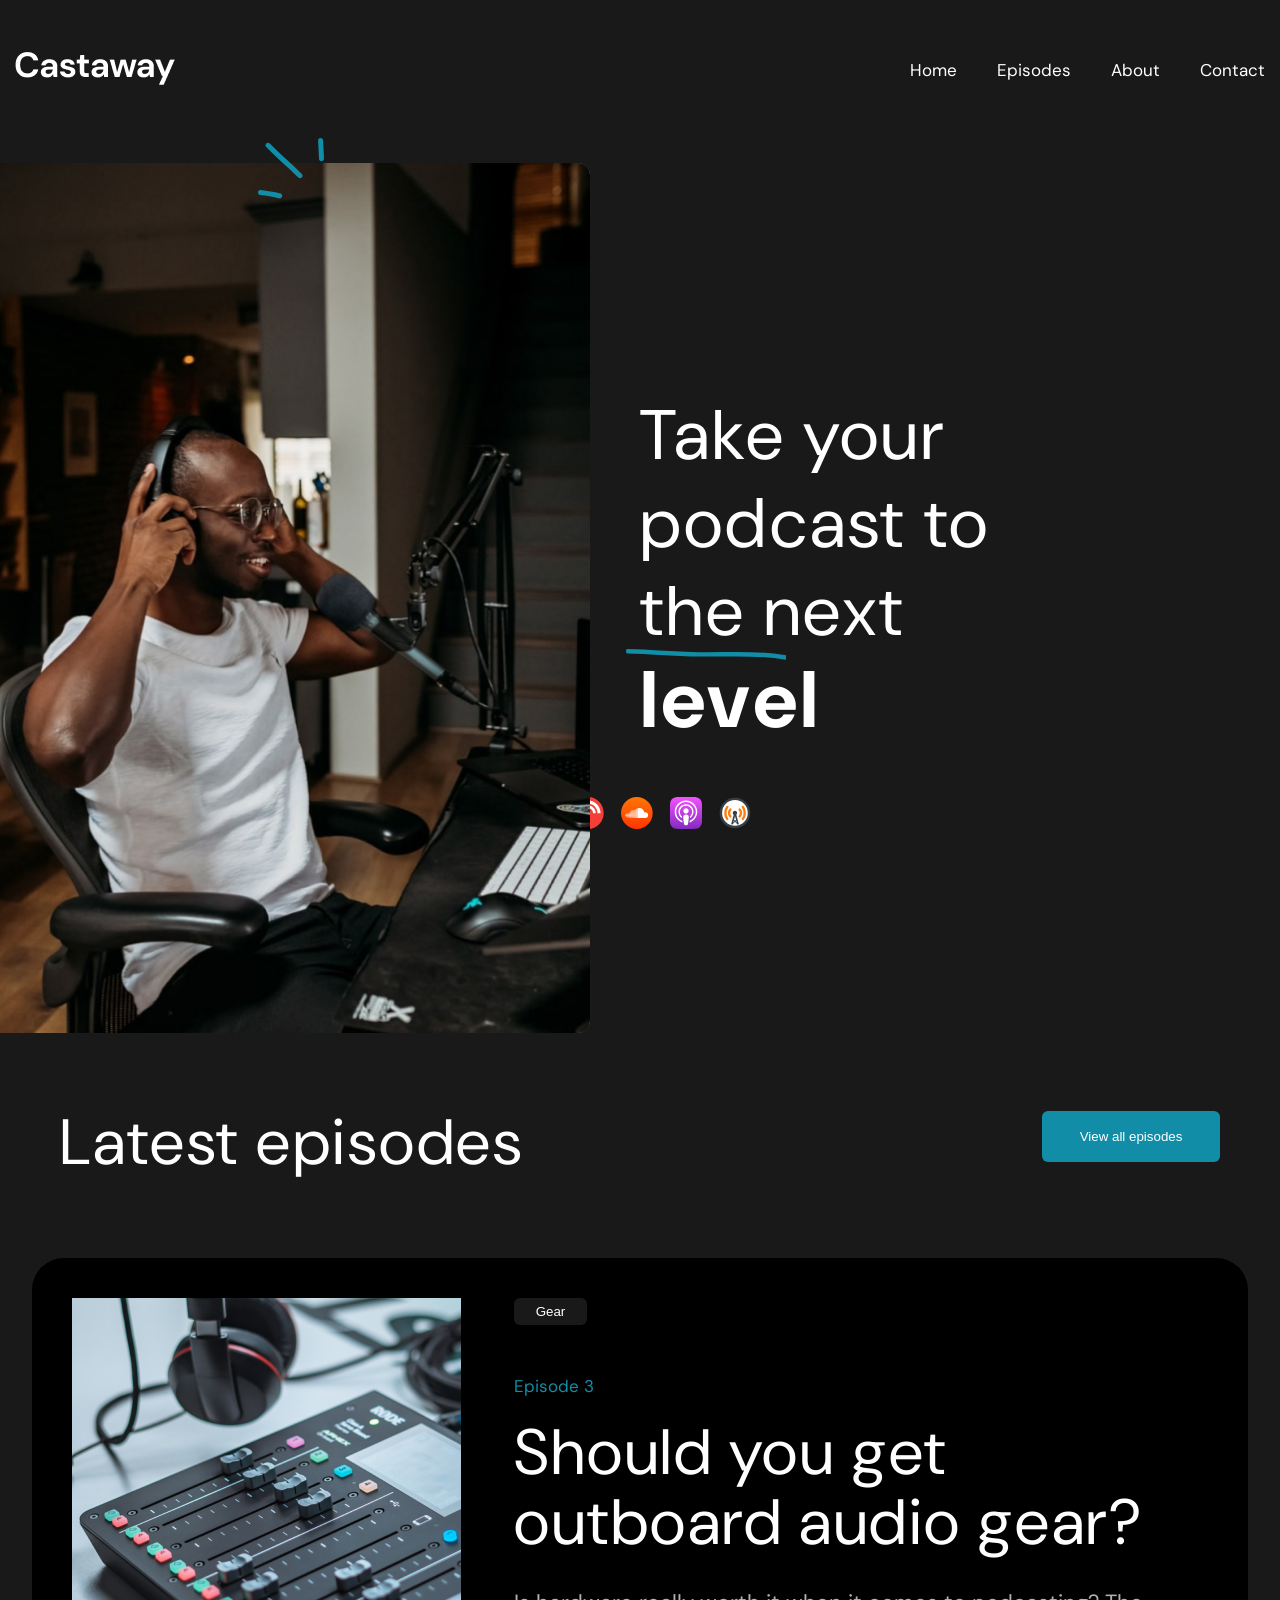
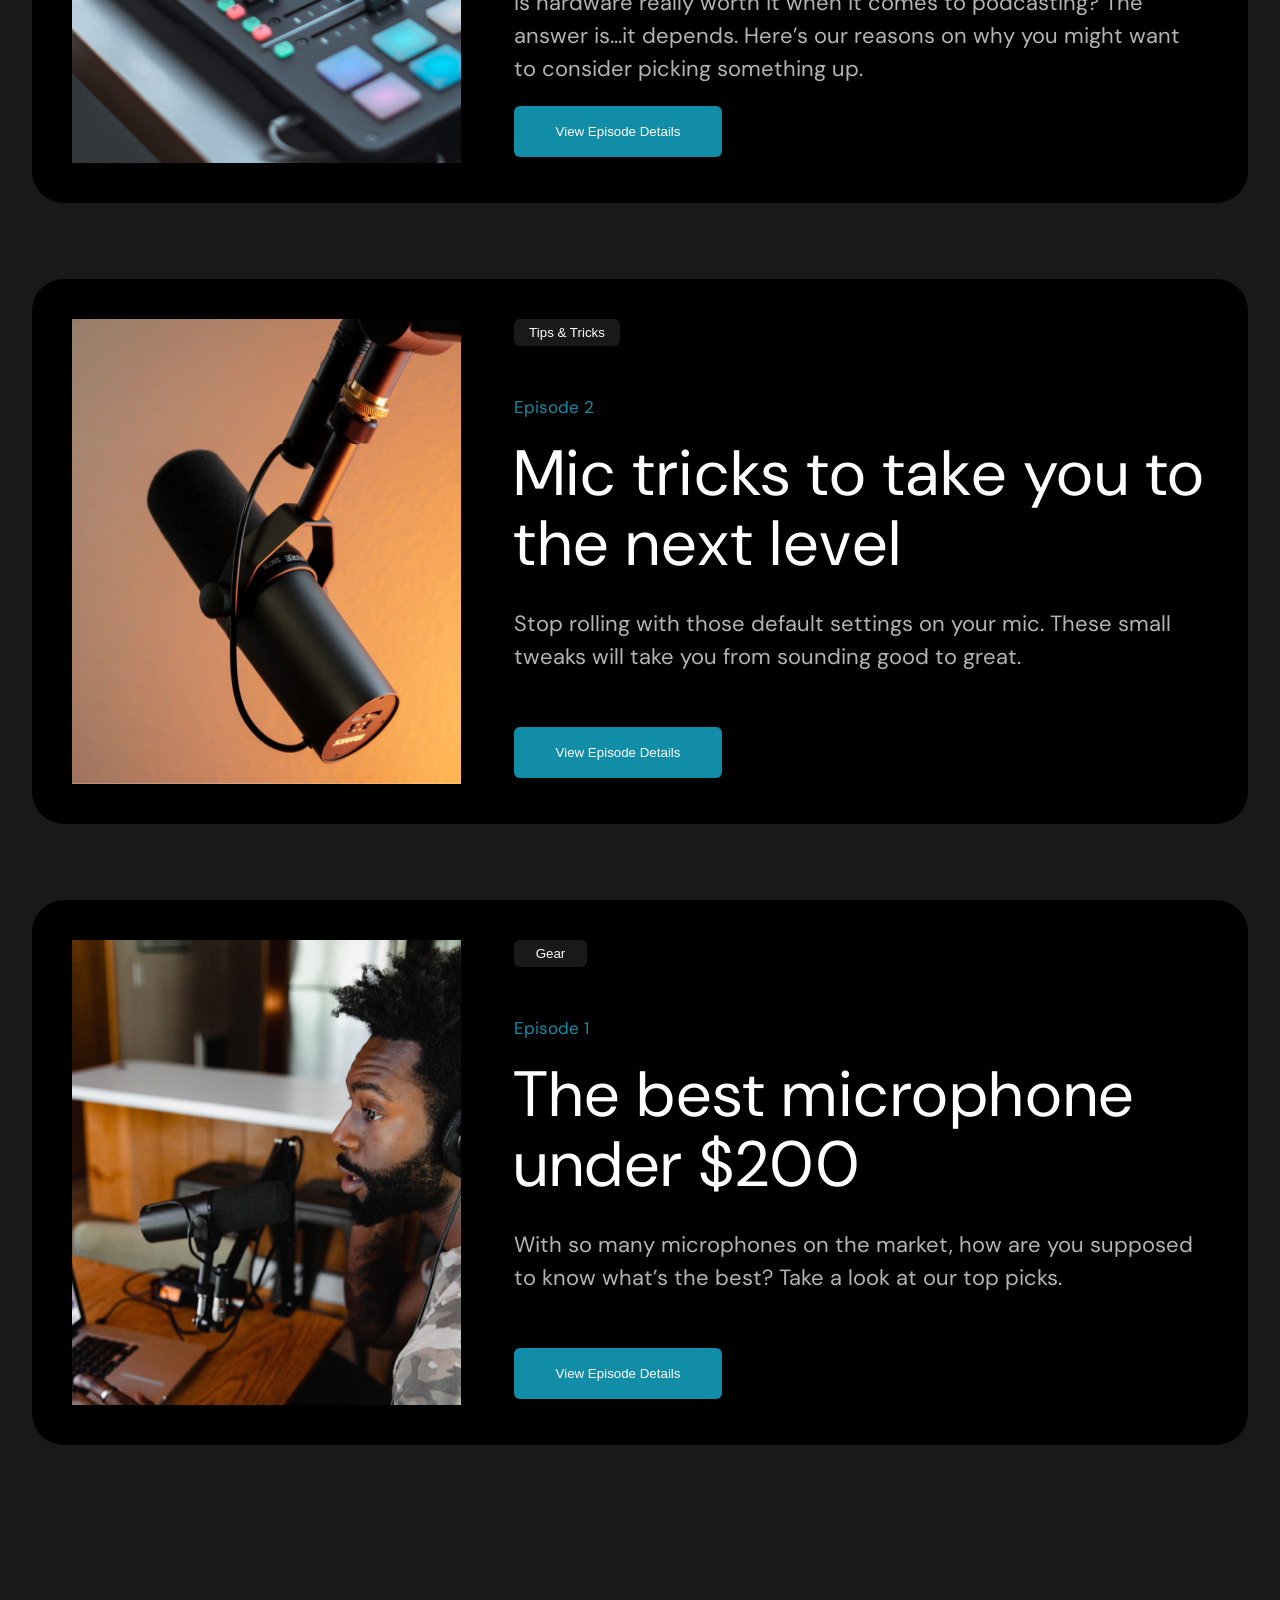
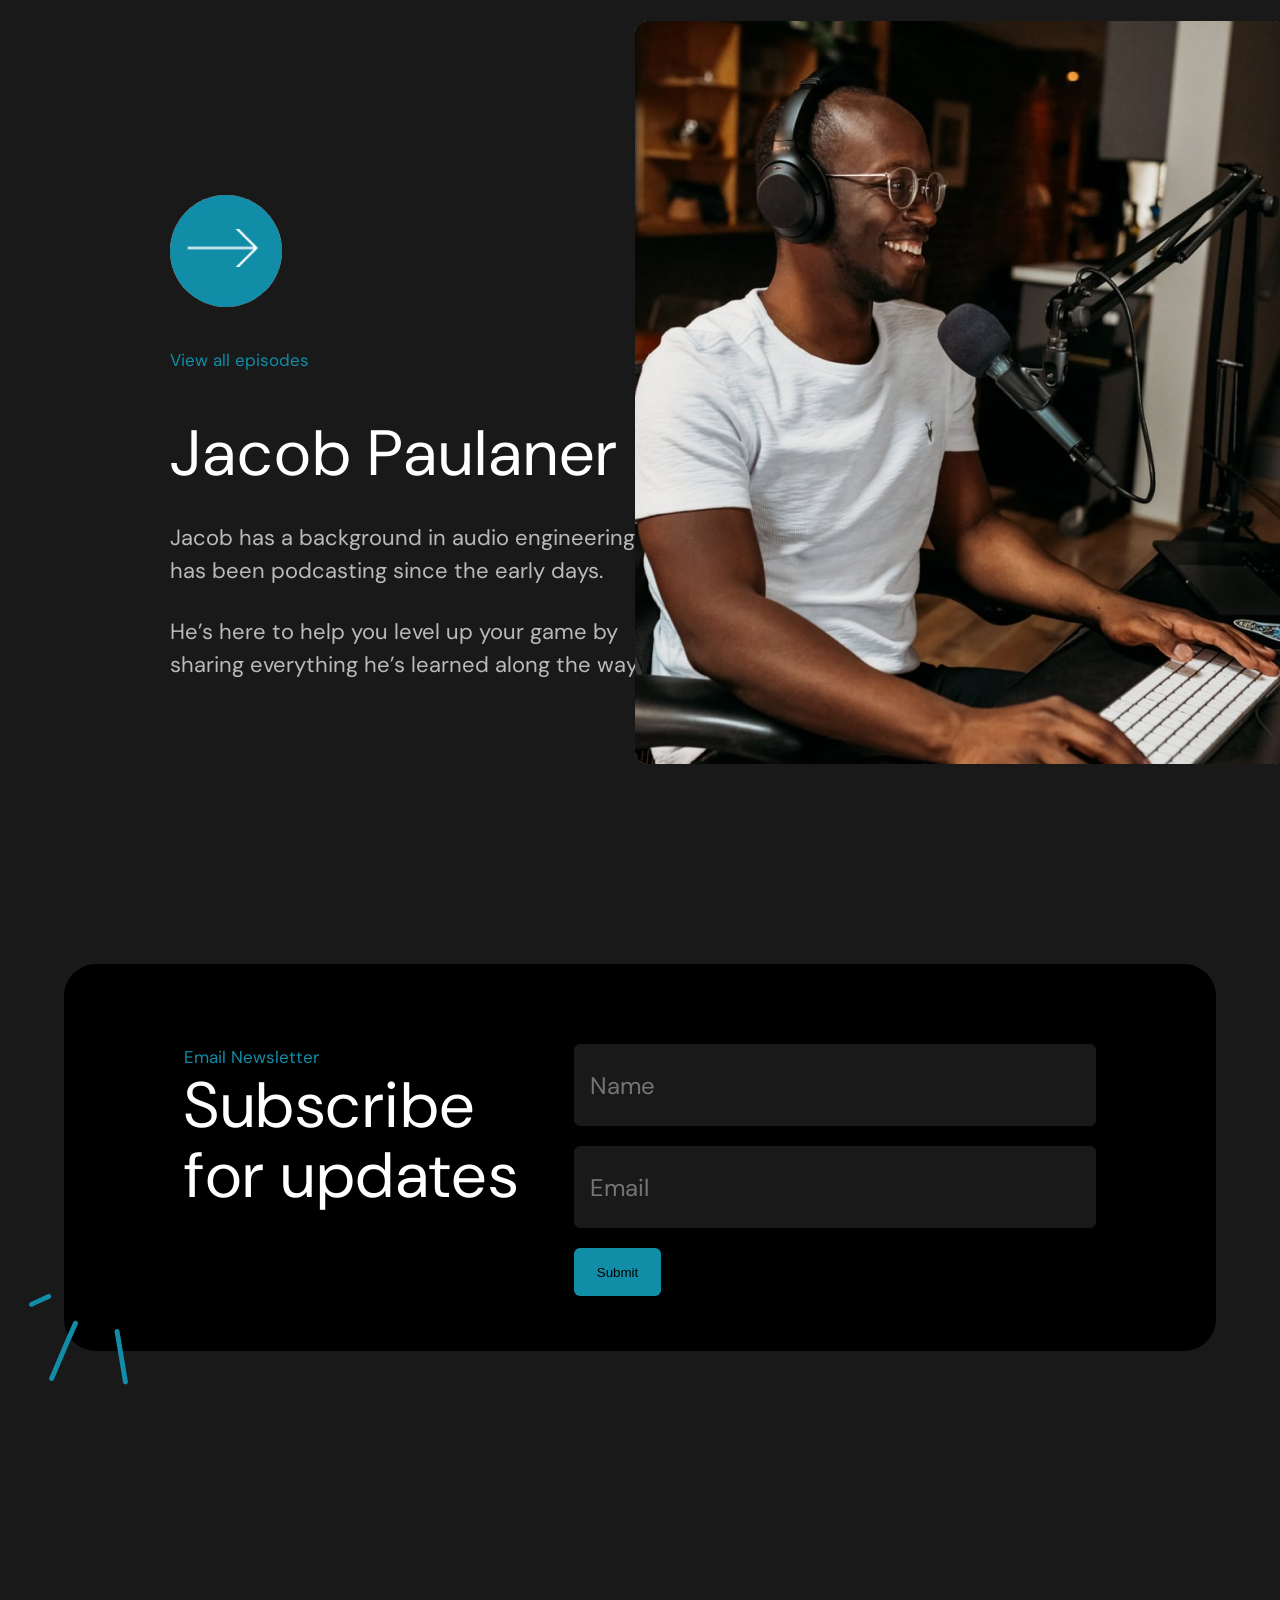
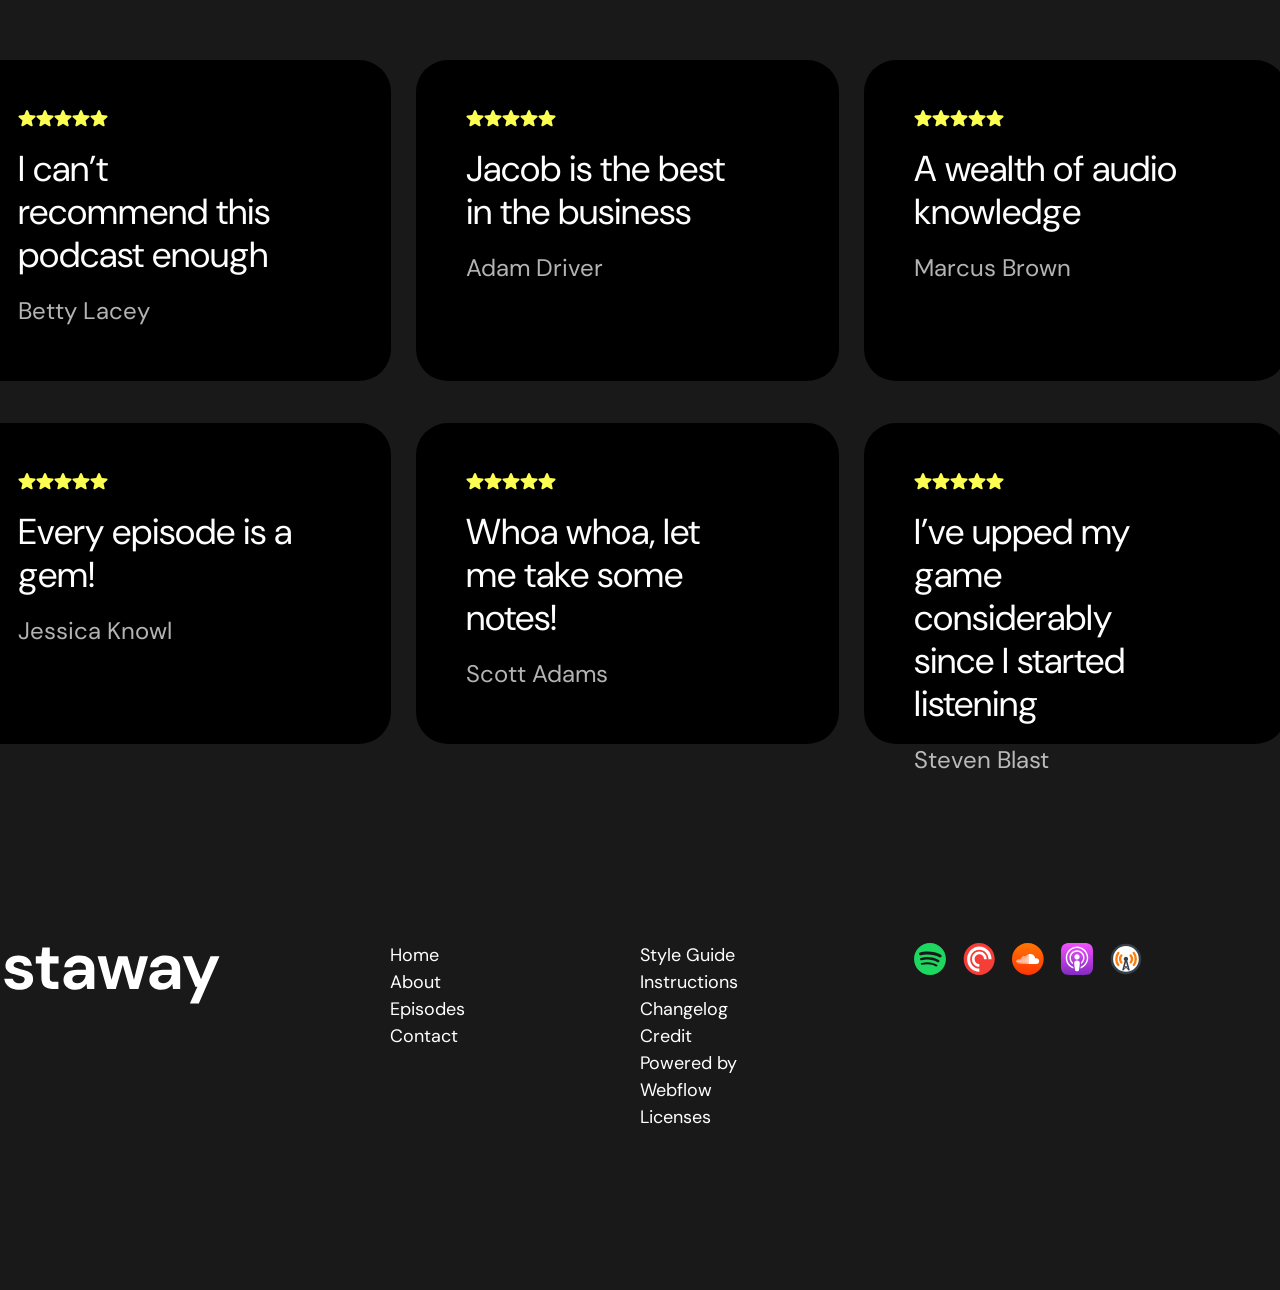
<file: index.html>
<!DOCTYPE html>
<html lang="ru">
<head>
    <meta charset="UTF-8">
    <meta http-equiv="X-UA-Compatible" content="IE=edge">
    <meta name="viewport" content="width=device-width, initial-scale=1.0">
    <link rel="stylesheet" href="./style.css">
    <style> @import url('https://fonts.googleapis.com/css2?family=DM+Sans:wght@400;500;700&display=swap'); </style>
    <title>Document</title>
</head>
<body>
   <header class="header"> 
<nav class="nav container">
<a href="#!"><img src="./img/logo.png" alt="logo"></a>
<ul class="nav__list">
<li class="nav_list_link"><a href="#!">Home</a></li>
<li class="nav_list_link"><a href="#!">Episodes</a></li>
<li class="nav_list_link"><a href="#!">About</a></li>
<li class="nav_list_link"><a href="#!">Contact</a></li>
</ul>
</nav>

   <div class="second">
      <article>
         <img class="one" src="./img/IMAGE1.jpg" alt="picture">
       
         <div class="line1">
            <img class="first" src="./headersvj/ciziq tepa.svg" alt="1">
         </div>
         <div class="line2">
            <img class="first" src="./headersvj/ciziq orta.svg" alt="2">
         </div>
         <div class="line3">
            <img class="first" src="./headersvj/ciziq pas.svg" alt="3">
         </div>
   </article>
   <aside>
      <div class="text">
        Take your podcast to the
         next  <div class="text2">level</div>
       <div class="textline"><img src="./img/nextbottom.svg" alt="linee"></div>
       </div>

       <div class="asidb">
         <img src="./img/5 svj.svg" alt="aside">
       </div>
   </aside>
   </div>

        <div class="third">
        <div class="thirdtext">
         <h2>Latest episodes</h2>
         <button class="b1"><a href="#">View all episodes</a></button>
        </div>
         <div class="bloc-1">
         <img src="./img/bloc1.jpg" alt="1">   
          <div class="in">
            <button class="b2"><a href="#">Gear</a></button>
            <h6>Episode 3</h6>
            <div class="text1">
             <h3>Should you get outboard audio gear?</h3>
             <p>Is hardware really worth it when it comes to podcasting? The answer is...it depends. Here’s our reasons on why you might want to consider picking something up.</p>
            </div>
            <button class="b3"><a href="#">View Episode Details</a></button>
          </div>
         </div>

         <div class="bloc-1">
         <img src="./img/bloc2.jpg" alt="1">   
          <div class="in">
            <button class="b22"><a href="#">Tips & Tricks</a></button>
            <h6>Episode 2</h6>
            <div class="text1">
             <h3>Mic tricks to take you to the next level</h3>
             <p>Stop rolling with those default settings on your mic. These small tweaks will take you from sounding good to great.</p>
            </div>
            <button class="b3"><a href="#">View Episode Details</a></button>          </div>
         </div>

         <div class="bloc-1">
         <img src="./img/bloc3.jpg" alt="1">   
          <div class="in">
            <button class="b2"><a href="#">Gear</a></button>
            <h6>Episode 1</h6>
            <div class="text1">
             <h3>The best microphone under $200</h3>
             <p>With so many microphones on the market, how are you supposed to know what’s the best? Take a look at our top picks.</p>
            </div>
             <button class="b3"><a href="#">View Episode Details</a></button>
          </div>
         </div>
        </div>


        <div class="fourth">
         <div class="ftext">
              <img class="four" src="./img/fjpj.jpg" alt="four">
              <h6>View all episodes</h6>
           <div class="ftextt">
            <h2>Jacob Paulaner</h2>
            <p>Jacob has a background in audio engineering, and has been podcasting since the early days.</p>
            <p>He’s here to help you level up your game by sharing everything he’s learned along the way.</p>
           </div>
         </div>
           <div class="fimg">
            <img class="foor" src="./img/fimg.jpg" alt="four">
           </div>  
        </div>



          <div class="fives">
            <div class="fbox">
              <div class="fetext">
               <h6>Email Newsletter</h6>
               <h3>Subscribe for updates</h3>
              </div>

              <div class="inputs">
               <input type="text" placeholder="Name">
               <input type="email" placeholder="Email">
               <button>Submit</button>
              </div>

              <div class="style">
               <img src="./img/yoon.svg" alt="1"></div>
              <div class="style2">
               <img src="./img/orta2.svg" alt="1"></div>
              <div class="style3">
               <img src="./img/pas2.svg" alt="1"></div>
            </div>
          </div>

           <div class="sixth">
              <div class="sboxes">
               <div class="sbox">
                 <div class="stext">
                  <div class="stars">
                     <img src="./img/star.svg" alt="star">
                     <img src="./img/star.svg" alt="star">
                     <img src="./img/star.svg" alt="star">
                     <img src="./img/star.svg" alt="star">
                     <img src="./img/star.svg" alt="star">
                  </div>
                <h4>
                  I can’t recommend this podcast enough
                </h4>
                <h5>Betty Lacey</h5>
                 </div>
               </div>
               <div class="sbox">
                 <div class="stext">
                  <div class="stars">
                     <img src="./img/star.svg" alt="star">
                     <img src="./img/star.svg" alt="star">
                     <img src="./img/star.svg" alt="star">
                     <img src="./img/star.svg" alt="star">
                     <img src="./img/star.svg" alt="star">
                  </div>
                <h4>
                  Jacob is the best in the business
                </h4>
                <h5>Adam Driver</h5>
                 </div>
               </div>
               <div class="sbox">
                 <div class="stext">
                  <div class="stars">
                     <img src="./img/star.svg" alt="star">
                     <img src="./img/star.svg" alt="star">
                     <img src="./img/star.svg" alt="star">
                     <img src="./img/star.svg" alt="star">
                     <img src="./img/star.svg" alt="star">
                  </div>
                <h4>
                  A wealth of audio knowledge
                </h4>
                <h5>Marcus Brown</h5>
                 </div>
               </div>


              </div>
              <div class="sboxes">
               <div class="sbox">
                 <div class="stext">
                  <div class="stars">
                     <img src="./img/star.svg" alt="star">
                     <img src="./img/star.svg" alt="star">
                     <img src="./img/star.svg" alt="star">
                     <img src="./img/star.svg" alt="star">
                     <img src="./img/star.svg" alt="star">
                  </div>
                <h4>
                  Every episode is a gem!
                </h4>
                <h5>Jessica Knowl</h5>
                 </div>
               </div>
               <div class="sbox">
                 <div class="stext">
                  <div class="stars">
                     <img src="./img/star.svg" alt="star">
                     <img src="./img/star.svg" alt="star">
                     <img src="./img/star.svg" alt="star">
                     <img src="./img/star.svg" alt="star">
                     <img src="./img/star.svg" alt="star">
                  </div>
                <h4>
                  Whoa whoa, let me take some notes!
                </h4>
                <h5>Scott Adams</h5>
                 </div>
               </div>
               <div class="sbox">
                 <div class="stext">
                  <div class="stars">
                     <img src="./img/star.svg" alt="star">
                     <img src="./img/star.svg" alt="star">
                     <img src="./img/star.svg" alt="star">
                     <img src="./img/star.svg" alt="star">
                     <img src="./img/star.svg" alt="star">
                  </div>
                <h4>
                  I’ve upped my game considerably since I started listening
                </h4>
                <h5>Steven Blast</h5>
                 </div>
               </div>
              </div>
           </div>

           <footer>
             <div class="onee">
               <img src="./img/footer.svg" alt="">
               <img src="./img/footer2.svg" alt="">
             </div>

             <div class="two">
               <ul>
                  <li>Home</li>
                  <li>About</li>
                  <li>Episodes</li>
                  <li>Contact</li>
               </ul>
             </div>

             <div class="three">
               <ul>
                  <li>Style Guide</li>
                  <li>Instructions</li>
                  <li>Changelog</li>
                  <li>Credit</li>
                  <li>Powered by Webflow</li>
                  <li>Licenses</li>
               </ul>
             </div>

             <div class="four">
               <img src="./img/footer4.svg" alt="">
             </div>



           </footer>


   </header> 






</body>
</html>
</file>
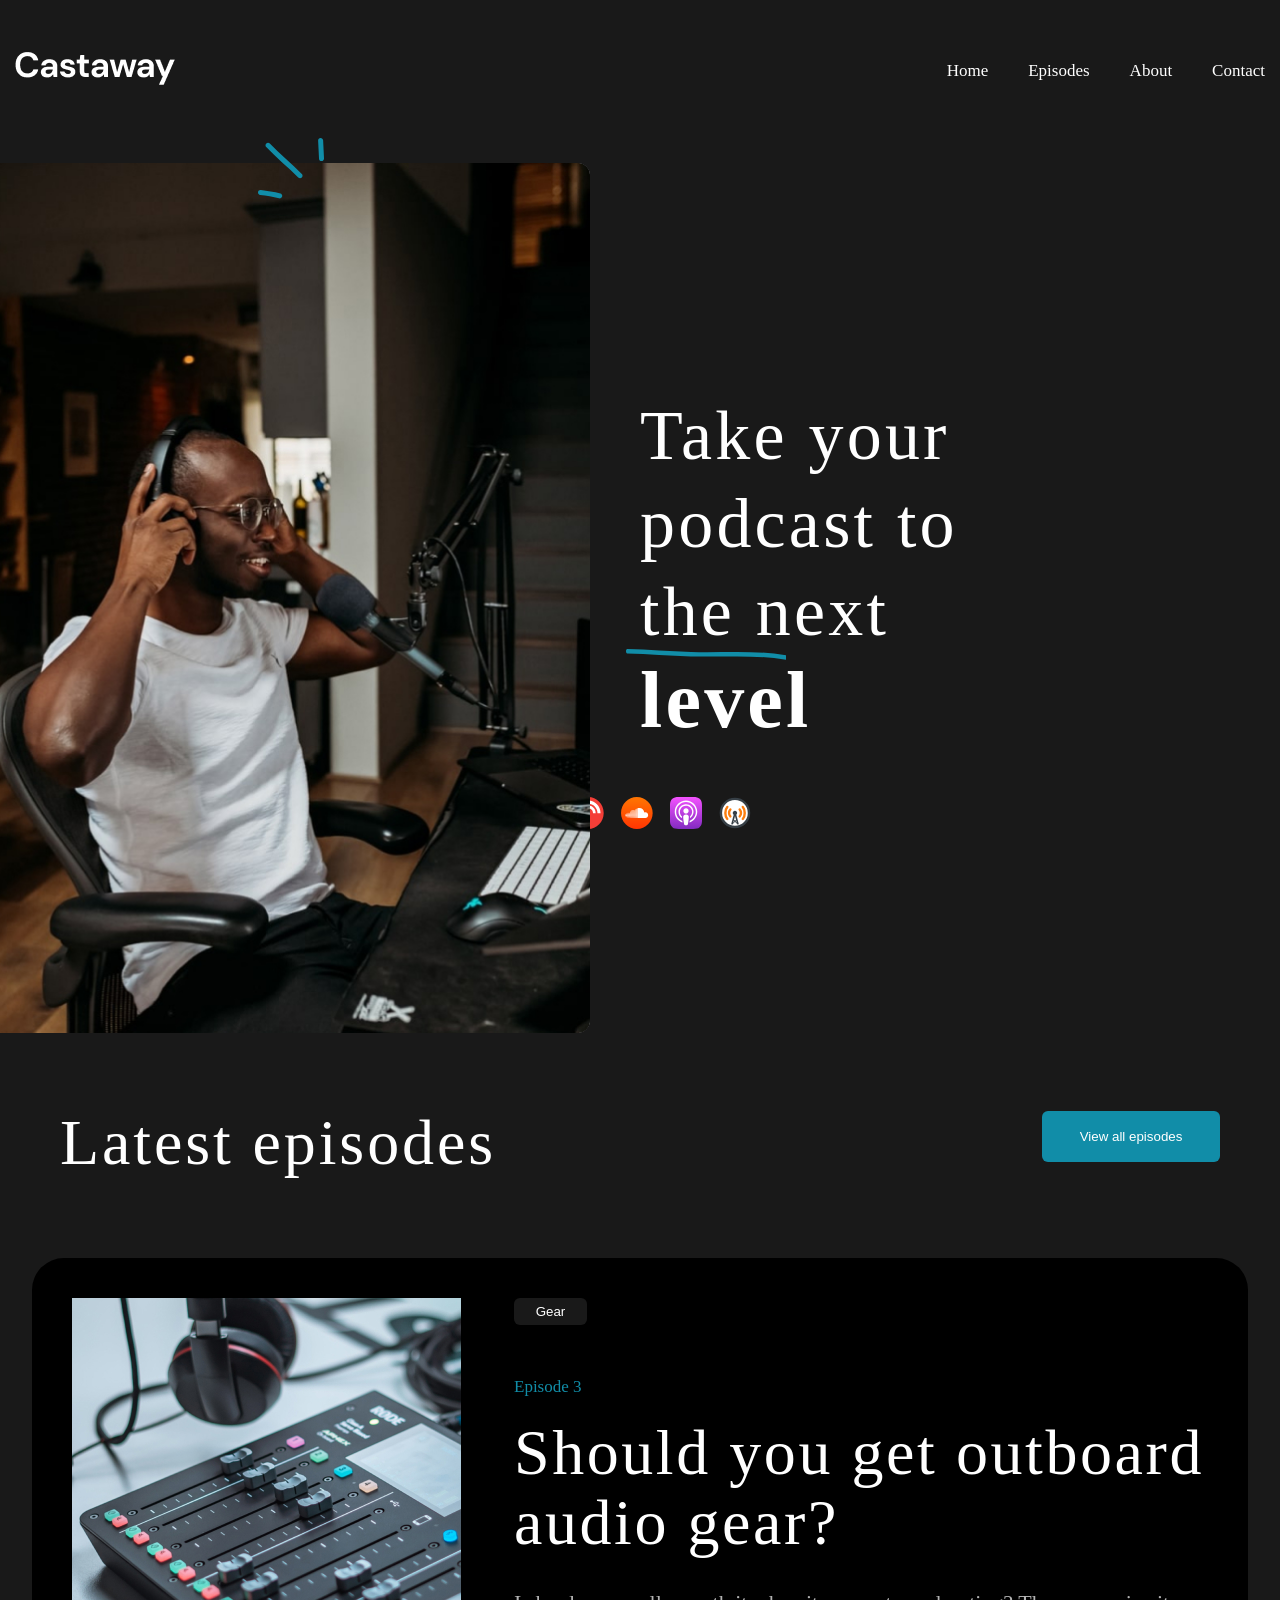
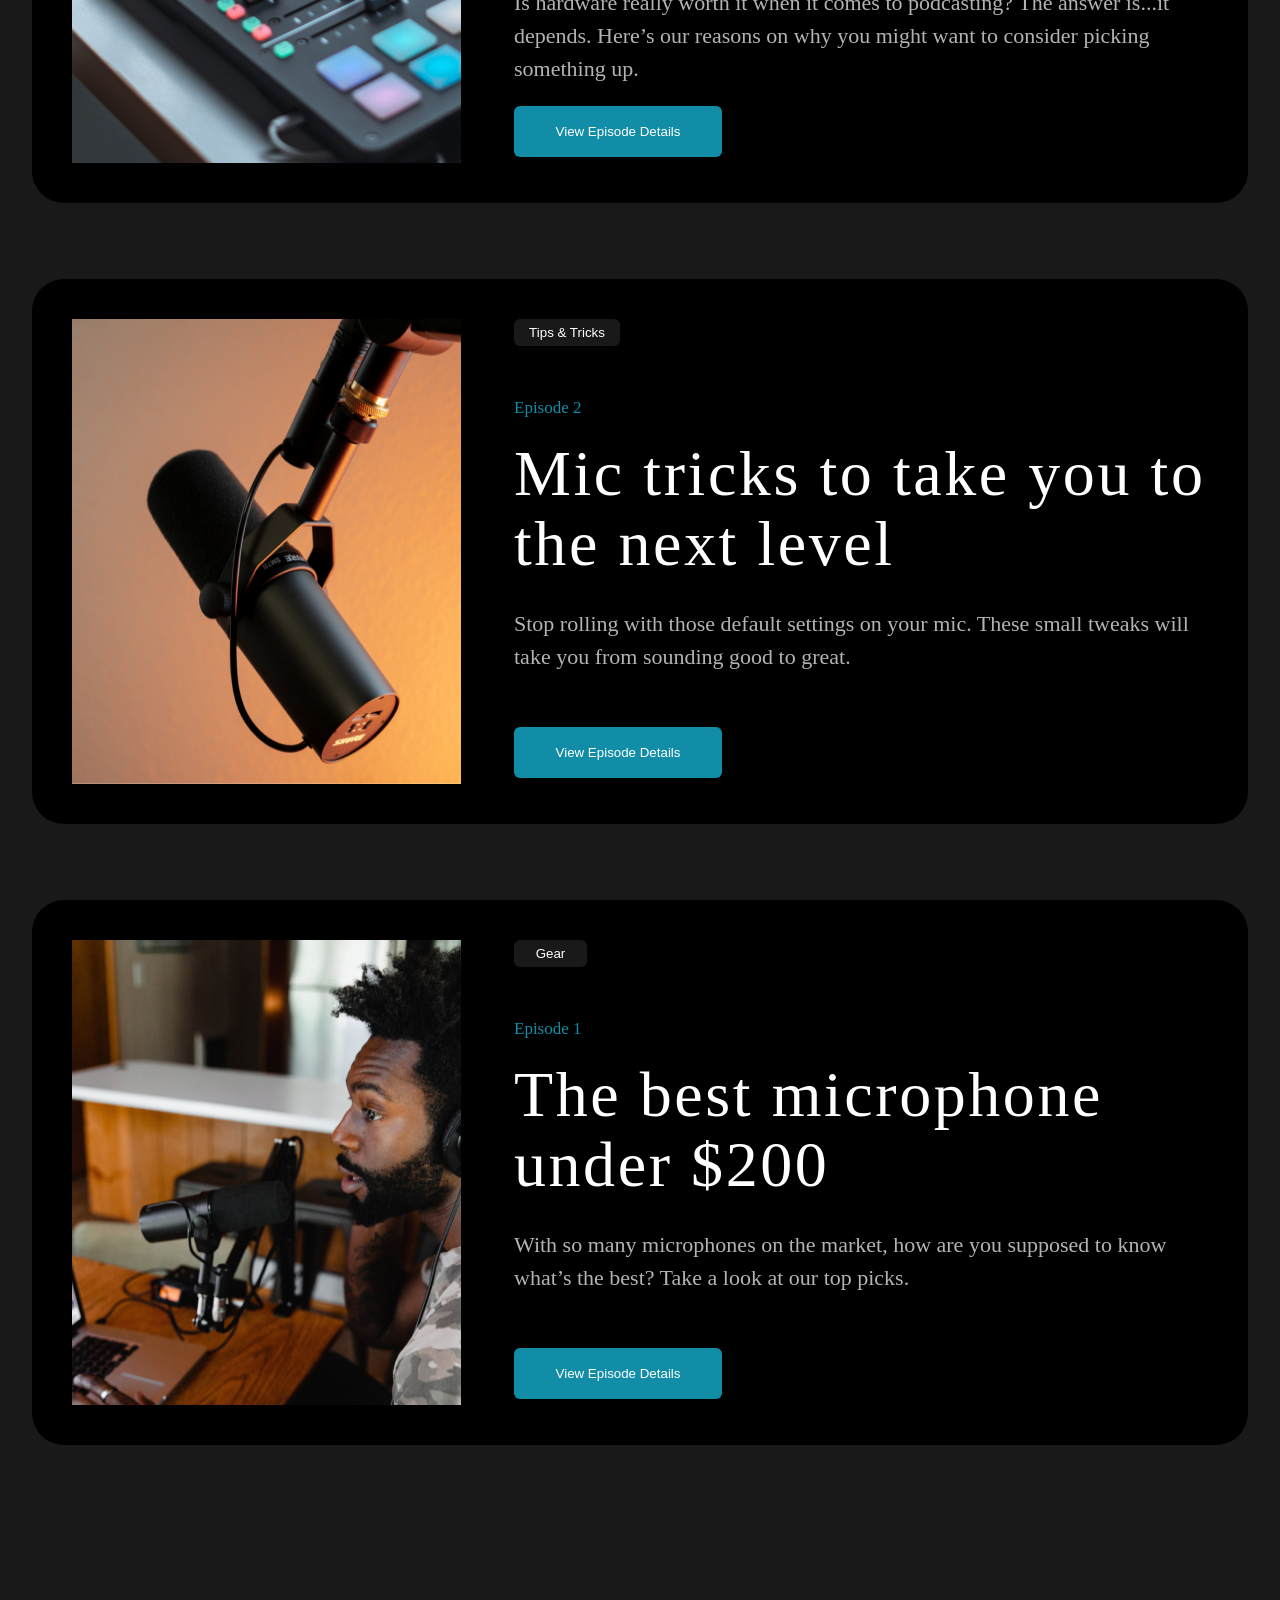
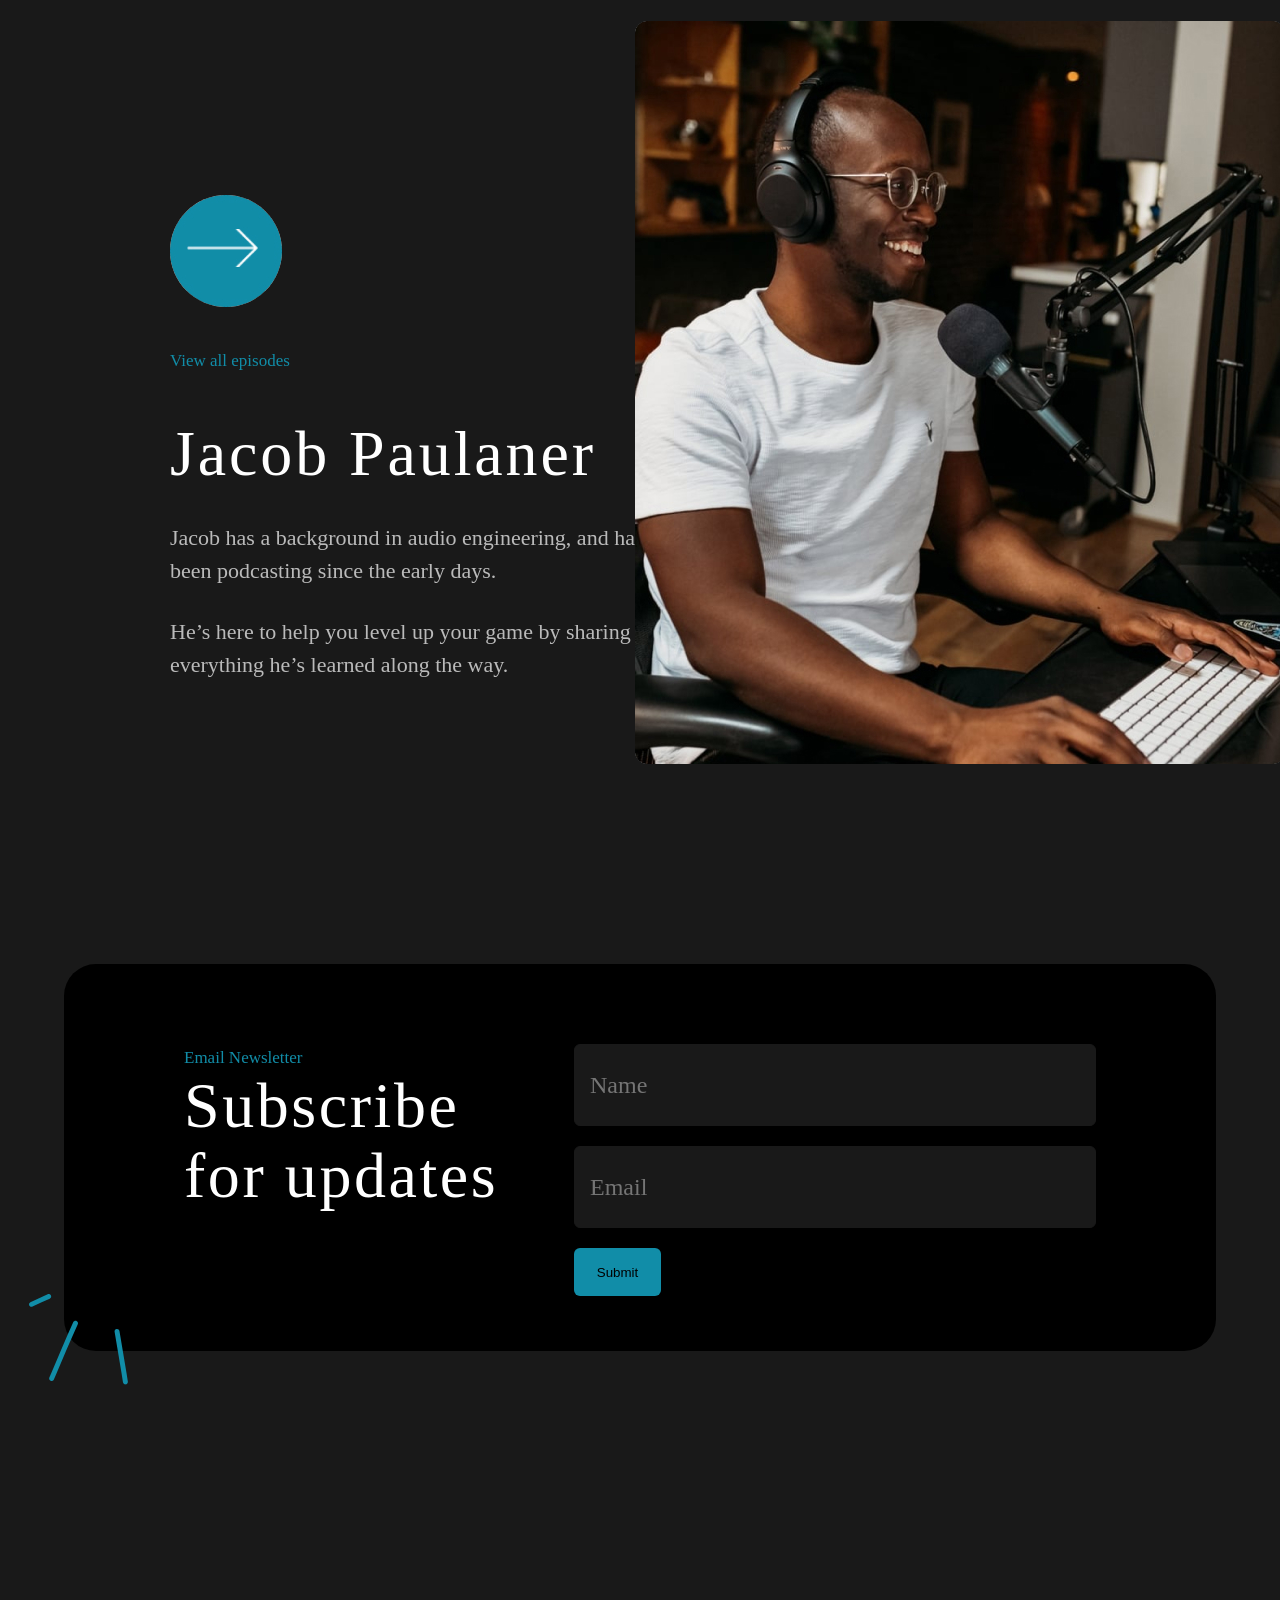
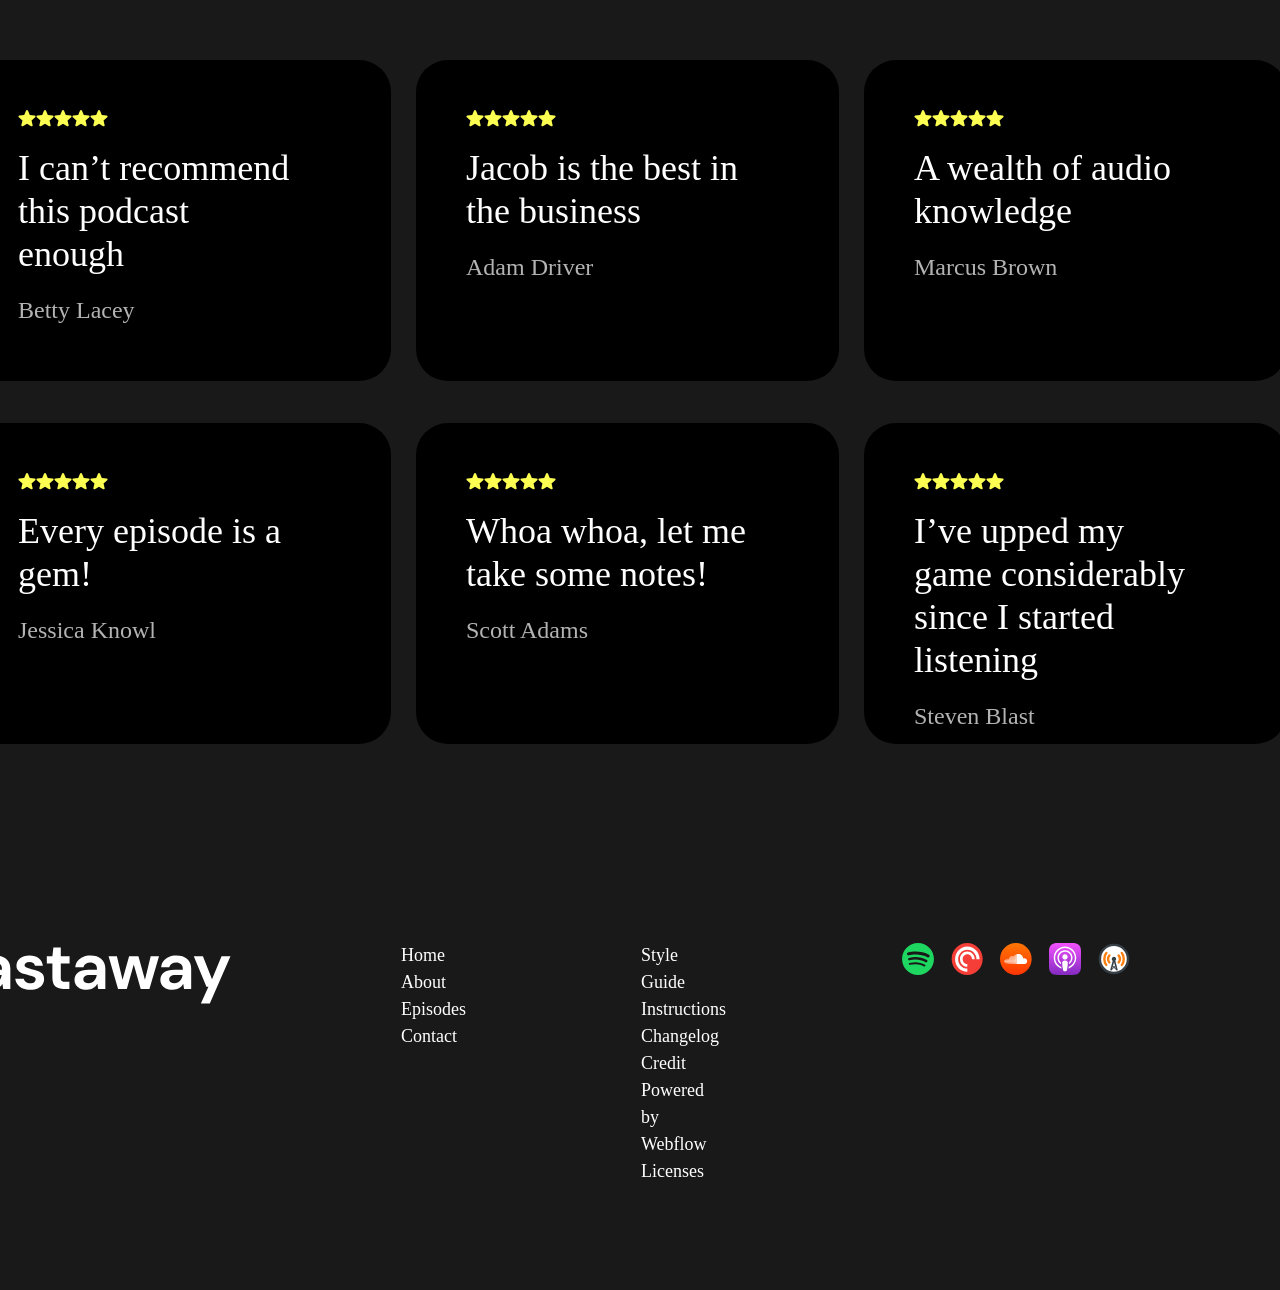
<file: exam is/index.html>
<!DOCTYPE html>
<html lang="ru">
<head>
    <meta charset="UTF-8">
    <meta http-equiv="X-UA-Compatible" content="IE=edge">
    <meta name="viewport" content="width=device-width, initial-scale=1.0">
    <link rel="stylesheet" href="./style.css">
    <title>Document</title>
</head>
<body>
   <header class="header"> 
<nav class="nav container">
<a href="#!"><img src="./img/logo.png" alt="logo"></a>
<ul class="nav__list">
<li class="nav_list_link"><a href="#!">Home</a></li>
<li class="nav_list_link"><a href="#!">Episodes</a></li>
<li class="nav_list_link"><a href="#!">About</a></li>
<li class="nav_list_link"><a href="#!">Contact</a></li>
</ul>
</nav>

   <div class="second">
      <article>
         <img class="one" src="./img/IMAGE1.jpg" alt="picture">
       
         <div class="line1">
            <img class="first" src="./headersvj/ciziq tepa.svg" alt="1">
         </div>
         <div class="line2">
            <img class="first" src="./headersvj/ciziq orta.svg" alt="2">
         </div>
         <div class="line3">
            <img class="first" src="./headersvj/ciziq pas.svg" alt="3">
         </div>
   </article>
   <aside>
      <div class="text">
        Take your podcast to the
         next  <div class="text2">level</div>
       <div class="textline"><img src="./img/nextbottom.svg" alt="linee"></div>
       </div>

       <div class="asidb">
         <img src="./img/5 svj.svg" alt="aside">
       </div>
   </aside>
   </div>

        <div class="third">
        <div class="thirdtext">
         <h2>Latest episodes</h2>
         <button class="b1"><a href="#">View all episodes</a></button>
        </div>
         <div class="bloc-1">
         <img src="./img/bloc1.jpg" alt="1">   
          <div class="in">
            <button class="b2"><a href="#">Gear</a></button>
            <h6>Episode 3</h6>
            <div class="text1">
             <h3>Should you get outboard audio gear?</h3>
             <p>Is hardware really worth it when it comes to podcasting? The answer is...it depends. Here’s our reasons on why you might want to consider picking something up.</p>
            </div>
            <button class="b3"><a href="#">View Episode Details</a></button>
          </div>
         </div>

         <div class="bloc-1">
         <img src="./img/bloc2.jpg" alt="1">   
          <div class="in">
            <button class="b22"><a href="#">Tips & Tricks</a></button>
            <h6>Episode 2</h6>
            <div class="text1">
             <h3>Mic tricks to take you to the next level</h3>
             <p>Stop rolling with those default settings on your mic. These small tweaks will take you from sounding good to great.</p>
            </div>
            <button class="b3"><a href="#">View Episode Details</a></button>          </div>
         </div>

         <div class="bloc-1">
         <img src="./img/bloc3.jpg" alt="1">   
          <div class="in">
            <button class="b2"><a href="#">Gear</a></button>
            <h6>Episode 1</h6>
            <div class="text1">
             <h3>The best microphone under $200</h3>
             <p>With so many microphones on the market, how are you supposed to know what’s the best? Take a look at our top picks.</p>
            </div>
             <button class="b3"><a href="#">View Episode Details</a></button>
          </div>
         </div>
        </div>


        <div class="fourth">
         <div class="ftext">
              <img class="four" src="./img/fjpj.jpg" alt="four">
              <h6>View all episodes</h6>
           <div class="ftextt">
            <h2>Jacob Paulaner</h2>
            <p>Jacob has a background in audio engineering, and has been podcasting since the early days.</p>
            <p>He’s here to help you level up your game by sharing everything he’s learned along the way.</p>
           </div>
         </div>
           <div class="fimg">
            <img class="foor" src="./img/fimg.jpg" alt="four">
           </div>  
        </div>



          <div class="fives">
            <div class="fbox">
              <div class="fetext">
               <h6>Email Newsletter</h6>
               <h3>Subscribe for updates</h3>
              </div>

              <div class="inputs">
               <input type="text" placeholder="Name">
               <input type="email" placeholder="Email">
               <button>Submit</button>
              </div>

              <div class="style">
               <img src="./img/yoon.svg" alt="1"></div>
              <div class="style2">
               <img src="./img/orta2.svg" alt="1"></div>
              <div class="style3">
               <img src="./img/pas2.svg" alt="1"></div>
            </div>
          </div>

           <div class="sixth">
              <div class="sboxes">
               <div class="sbox">
                 <div class="stext">
                  <div class="stars">
                     <img src="./img/star.svg" alt="star">
                     <img src="./img/star.svg" alt="star">
                     <img src="./img/star.svg" alt="star">
                     <img src="./img/star.svg" alt="star">
                     <img src="./img/star.svg" alt="star">
                  </div>
                <h4>
                  I can’t recommend this podcast enough
                </h4>
                <h5>Betty Lacey</h5>
                 </div>
               </div>
               <div class="sbox">
                 <div class="stext">
                  <div class="stars">
                     <img src="./img/star.svg" alt="star">
                     <img src="./img/star.svg" alt="star">
                     <img src="./img/star.svg" alt="star">
                     <img src="./img/star.svg" alt="star">
                     <img src="./img/star.svg" alt="star">
                  </div>
                <h4>
                  Jacob is the best in the business
                </h4>
                <h5>Adam Driver</h5>
                 </div>
               </div>
               <div class="sbox">
                 <div class="stext">
                  <div class="stars">
                     <img src="./img/star.svg" alt="star">
                     <img src="./img/star.svg" alt="star">
                     <img src="./img/star.svg" alt="star">
                     <img src="./img/star.svg" alt="star">
                     <img src="./img/star.svg" alt="star">
                  </div>
                <h4>
                  A wealth of audio knowledge
                </h4>
                <h5>Marcus Brown</h5>
                 </div>
               </div>


              </div>
              <div class="sboxes">
               <div class="sbox">
                 <div class="stext">
                  <div class="stars">
                     <img src="./img/star.svg" alt="star">
                     <img src="./img/star.svg" alt="star">
                     <img src="./img/star.svg" alt="star">
                     <img src="./img/star.svg" alt="star">
                     <img src="./img/star.svg" alt="star">
                  </div>
                <h4>
                  Every episode is a gem!
                </h4>
                <h5>Jessica Knowl</h5>
                 </div>
               </div>
               <div class="sbox">
                 <div class="stext">
                  <div class="stars">
                     <img src="./img/star.svg" alt="star">
                     <img src="./img/star.svg" alt="star">
                     <img src="./img/star.svg" alt="star">
                     <img src="./img/star.svg" alt="star">
                     <img src="./img/star.svg" alt="star">
                  </div>
                <h4>
                  Whoa whoa, let me take some notes!
                </h4>
                <h5>Scott Adams</h5>
                 </div>
               </div>
               <div class="sbox">
                 <div class="stext">
                  <div class="stars">
                     <img src="./img/star.svg" alt="star">
                     <img src="./img/star.svg" alt="star">
                     <img src="./img/star.svg" alt="star">
                     <img src="./img/star.svg" alt="star">
                     <img src="./img/star.svg" alt="star">
                  </div>
                <h4>
                  I’ve upped my game considerably since I started listening
                </h4>
                <h5>Steven Blast</h5>
                 </div>
               </div>
              </div>
           </div>

           <footer>
             <div class="onee">
               <img src="./img/footer.svg" alt="">
               <img src="./img/footer2.svg" alt="">
             </div>

             <div class="two">
               <ul>
                  <li>Home</li>
                  <li>About</li>
                  <li>Episodes</li>
                  <li>Contact</li>
               </ul>
             </div>

             <div class="three">
               <ul>
                  <li>Style Guide</li>
                  <li>Instructions</li>
                  <li>Changelog</li>
                  <li>Credit</li>
                  <li>Powered by Webflow</li>
                  <li>Licenses</li>
               </ul>
             </div>

             <div class="four">
               <img src="./img/footer4.svg" alt="">
             </div>



           </footer>


   </header> 






</body>
</html>
</file>
<file: style.css>
*{
margin: 0;
padding: 0;
box-sizing: border-box;
text-decoration: none;
list-style: none;

}
body{

    background-color: #191919;
}


.container{

max-width: 1440px;
width: 100%;
height: 120px;
padding: 0 15px;
margin: 0 auto;

}
.nav{
padding-top: 20px;
    display: flex;
    align-items: center;
    justify-content: space-between;
}
.nav__list{

display: flex;
gap:40px ;

}
.nav_list_link a{
    font-family: 'DM Sans';
    font-style: normal;
    font-weight: 400;
    font-size: 17px;
    line-height: 27px;
    /* identical to box height, or 159% */
    
    
    color: #FFFFFF;
    transition: .4s;
}
.nav_list_link a:hover{
    color: #118DA8;

}

.second{
    width: 100%;
    display: flex;
}

article{
width: 50%;
height: 913px;
display: flex;
align-items: flex-end;
justify-content: flex-end;
position: relative;

}

img.one{
    height: 870px;
    border-radius: 13px;
    margin-right: 50px;
}

.line1{
    position: absolute;
    top: 18px;
    left: 318px;
}
.line2{
    position: absolute;
    top: 22px;
    left: 265px;
}
.line3{
    position: absolute;
    top: 65px;
    left: 258px;
}

aside{
    width: 50%;
   display: flex;
   align-items: flex-end;
   justify-content: flex-end;
   flex-wrap: wrap;

}
.text{
    width: 550px;
    height: 300px;
    margin-top: 220px;
    margin-right: 270px;
    position: relative;
    font-family: 'DM Sans';
font-style: normal;
font-weight: 400;
font-size: 70px;
line-height: 88px;
letter-spacing: 3.2px;
color: #FFFFFF;
}
.text2{
    display: inline;
    margin-top: 460px;
    margin-right: 100px;
    font-family: 'DM Sans';
font-style: normal;
font-weight: 700;
font-size: 80px;
line-height: 88px;
letter-spacing: 3.2px;
color: #FFFFFF;
}

.textline{
    position: absolute;
    top: 175px;
    left: -14px;  
}

.asidb{
    display: flex;
    justify-content: center;
    align-items: center;
    width: 400px;
    height: 100px;
    margin-right: 490px;
    margin-bottom: 190px;


 
}

.third{
    width: 100%;
    height: 2088px;
    display: flex;
    flex-wrap: wrap;
    justify-content: center;
}

.thirdtext{
    width: 100%;
    height: 99px;
    display: flex;
    justify-content: space-between;
    align-items: flex-end;
    margin-top: 50px;
    padding: 0 60px;
}


h2{
    font-family: 'DM Sans';
font-style: normal;
font-weight: 400;
font-size: 64px;
line-height: 79px;
letter-spacing: 2.88px;
color: #FFFFFF;
}

button.b1{
    width: 178px;
    height: 51px;
    background: #118DA8;
    border-radius: 6px;
    color: white;
    margin-bottom: 20px;
}

.bloc-1{
    width: 95%;
    height: 545px;
   display: flex;
   flex-wrap: wrap;
   background: #000000;
   border-radius: 32px;
   padding: 40px;

}

button.b2{
    width: 73px;
    height: 27px;
    background: #191919;
    border-radius: 6px;
    color: white;
    margin-bottom: 48px;
}
h6{
    font-family: 'DM Sans';
font-style: normal;
font-weight: 400;
font-size: 17px;
line-height: 27px;
/* identical to box height, or 159% */

color: #118DA8;
}

.text1{
    width: 693px;
    height: 270px;
    margin-top: 18px; 

}

h3{
    font-family: 'DM Sans';
font-style: normal;
font-weight: 400;
font-size: 64px;
line-height: 70px;
letter-spacing: 2.56px;
color: #FFFFFF;
}

.in{
    display: flex;
    flex-direction: column;
    margin-left: 53px;
}


p{
    font-family: 'DM Sans';
font-style: normal;
font-weight: 400;
font-size: 22px;
line-height: 33px;
color: rgba(255, 255, 255, 0.7);
margin-top: 28px;
}

button.b3{
    width: 208px;
    height: 51px;
    margin-top: 18px;
    background: #118DA8;
border-radius: 6px;
color: white;
}

button.b22{
    width: 106px;
    height: 27px;
    background: #191919;
    border-radius: 6px;
    color: white;
    margin-bottom: 48px;
}
a{
    color: white;
    transition: .4s;  
}

a:hover{
    color: gray;
}


.fourth{
    width: 100%;
    height: 943px;
    display: flex;
}

.ftextt{
width: 516px;

}

img.four{
    border-radius: 50%;
}


.ftext{
    width: 50%;
    height: 100%;
    display: flex;
    gap: 40px;
    flex-direction: column;
   justify-content: center;
   align-items: flex-start;
   padding: 170px;
     
}

.fimg{
    width: 50%;
    height: 100%;
    display: flex;
    align-items: center;
    justify-content: center;

}

img.foor{
    border-radius: 13px;
}

.fives{
    width: 100%;
    height: 587px;
}

.fbox{
    width: 90%;
    height: 387px;
    background: #000000;
border-radius: 32px;
    display: flex;
    flex-wrap: wrap;
    justify-content: space-between;
    margin: 100px auto;
    padding: 80px;
    position: relative;
  
}

.fetext{
 width: 356px;
 height: 200px;
 margin-left: 40px;
}

.inputs{
    display: flex;
    flex-direction: column;
    gap: 20px;
    margin-right: 40px;
}


input{
    width: 522px;
    height: 82px;
    background: #191919;
   border: 1px solid #191919;
    border-radius: 6px;
    padding: 15px;
    font-family: 'DM Sans';
font-style: normal;
font-weight: 400;
outline: none;
font-size: 24px;
line-height: 29px;
color: rgba(255, 255, 255, 0.7);

}

button{
    width: 87px;
    height: 48px;
    background: #118DA8;
border-radius: 6px;
border: none;
}

.style{
    position: absolute;
    bottom: 40px;
    left: -35px;
}
.style2{
    position: absolute;
    bottom: -35px;
    left: -15px;
}
.style3{
    position: absolute;
    bottom: -38px;
    left: 50px;
}


.sixth{
    width: 100%;
    height: 901px;
    display: flex;
    flex-wrap: wrap;
    padding: 100px 90px;
    align-items: center;
    justify-content: center;
    gap: 25px;
}

.sboxes{
    display: flex;
}

.sbox{
    width: 423px;
    height: 321px;
    background: #000000;
   border-radius: 32px;
   margin-right: 25px;
}

.stars{
    display: flex;
}

h4{
    font-family: 'DM Sans';
font-style: normal;
font-weight: 400;
font-size: 36px;
line-height: 43px;
color: #FFFFFF;
}

h5{
    font-family: 'DM Sans';
font-style: normal;
font-weight: 400;
font-size: 24px;
line-height: 29px;
color: rgba(255, 255, 255, 0.7);
}

.stext{
    width: 280px;
    height: 180px;
    display: flex;
    flex-direction: column;
    margin: 50px 50px;
    gap: 20px;
}

footer{
    width: 100%;
    height: 438px;
    display: flex;
    justify-content: center;
    gap: 30px;
}

.onee{
    width: 300px;
    height: 150px;
    display: flex;
    flex-direction: column;
    gap: 10px;
    margin-right: 140px;
    margin-top: 90px;
}

.two{
    display: flex;
    flex-direction: column;
    gap: 50px;
    font-family: 'DM Sans';
font-style: normal;
font-weight: 400;
font-size: 18px;
line-height: 27px;
color: #FFFFFF;
margin-top: 90px;
}
.three{
    display: flex;
    flex-direction: column;
    gap: 50px;
    margin: 90px 145px;
    font-family: 'DM Sans';
font-style: normal;
font-weight: 400;
font-size: 18px;
line-height: 27px;
color: #FFFFFF;
}
.four{
    margin-top: 90px;
}
</file>
<file: exam is/style.css>
*{
margin: 0;
padding: 0;
box-sizing: border-box;
text-decoration: none;
list-style: none;

}
body{

    background-color: #191919;
}


.container{

max-width: 1440px;
width: 100%;
height: 120px;
padding: 0 15px;
margin: 0 auto;

}
.nav{
padding-top: 20px;
    display: flex;
    align-items: center;
    justify-content: space-between;
}
.nav__list{

display: flex;
gap:40px ;

}
.nav_list_link a{
    font-family: 'DM Sans';
    font-style: normal;
    font-weight: 400;
    font-size: 17px;
    line-height: 27px;
    /* identical to box height, or 159% */
    
    
    color: #FFFFFF;
    transition: .4s;
}
.nav_list_link a:hover{
    color: #118DA8;

}

.second{
    width: 100%;
    display: flex;
}

article{
width: 50%;
height: 913px;
display: flex;
align-items: flex-end;
justify-content: flex-end;
position: relative;

}

img.one{
    height: 870px;
    border-radius: 13px;
    margin-right: 50px;
}

.line1{
    position: absolute;
    top: 18px;
    left: 318px;
}
.line2{
    position: absolute;
    top: 22px;
    left: 265px;
}
.line3{
    position: absolute;
    top: 65px;
    left: 258px;
}

aside{
    width: 50%;
   display: flex;
   align-items: flex-end;
   justify-content: flex-end;
   flex-wrap: wrap;

}
.text{
    width: 550px;
    height: 300px;
    margin-top: 220px;
    margin-right: 270px;
    position: relative;
    font-family: 'DM Sans';
font-style: normal;
font-weight: 400;
font-size: 70px;
line-height: 88px;
letter-spacing: 3.2px;
color: #FFFFFF;
}
.text2{
    display: inline;
    margin-top: 460px;
    margin-right: 100px;
    font-family: 'DM Sans';
font-style: normal;
font-weight: 700;
font-size: 80px;
line-height: 88px;
letter-spacing: 3.2px;
color: #FFFFFF;
}

.textline{
    position: absolute;
    top: 175px;
    left: -14px;  
}

.asidb{
    display: flex;
    justify-content: center;
    align-items: center;
    width: 400px;
    height: 100px;
    margin-right: 490px;
    margin-bottom: 190px;


 
}

.third{
    width: 100%;
    height: 2088px;
    display: flex;
    flex-wrap: wrap;
    justify-content: center;
}

.thirdtext{
    width: 100%;
    height: 99px;
    display: flex;
    justify-content: space-between;
    align-items: flex-end;
    margin-top: 50px;
    padding: 0 60px;
}


h2{
    font-family: 'DM Sans';
font-style: normal;
font-weight: 400;
font-size: 64px;
line-height: 79px;
letter-spacing: 2.88px;
color: #FFFFFF;
}

button.b1{
    width: 178px;
    height: 51px;
    background: #118DA8;
    border-radius: 6px;
    color: white;
    margin-bottom: 20px;
}

.bloc-1{
    width: 95%;
    height: 545px;
   display: flex;
   flex-wrap: wrap;
   background: #000000;
   border-radius: 32px;
   padding: 40px;

}

button.b2{
    width: 73px;
    height: 27px;
    background: #191919;
    border-radius: 6px;
    color: white;
    margin-bottom: 48px;
}
h6{
    font-family: 'DM Sans';
font-style: normal;
font-weight: 400;
font-size: 17px;
line-height: 27px;
/* identical to box height, or 159% */

color: #118DA8;
}

.text1{
    width: 693px;
    height: 270px;
    margin-top: 18px; 

}

h3{
    font-family: 'DM Sans';
font-style: normal;
font-weight: 400;
font-size: 64px;
line-height: 70px;
letter-spacing: 2.56px;
color: #FFFFFF;
}

.in{
    display: flex;
    flex-direction: column;
    margin-left: 53px;
}


p{
    font-family: 'DM Sans';
font-style: normal;
font-weight: 400;
font-size: 22px;
line-height: 33px;
color: rgba(255, 255, 255, 0.7);
margin-top: 28px;
}

button.b3{
    width: 208px;
    height: 51px;
    margin-top: 18px;
    background: #118DA8;
border-radius: 6px;
color: white;
}

button.b22{
    width: 106px;
    height: 27px;
    background: #191919;
    border-radius: 6px;
    color: white;
    margin-bottom: 48px;
}
a{
    color: white;
    transition: .4s;  
}

a:hover{
    color: gray;
}


.fourth{
    width: 100%;
    height: 943px;
    display: flex;
}

.ftextt{
width: 516px;

}

img.four{
    border-radius: 50%;
}


.ftext{
    width: 50%;
    height: 100%;
    display: flex;
    gap: 40px;
    flex-direction: column;
   justify-content: center;
   align-items: flex-start;
   padding: 170px;
     
}

.fimg{
    width: 50%;
    height: 100%;
    display: flex;
    align-items: center;
    justify-content: center;

}

img.foor{
    border-radius: 13px;
}

.fives{
    width: 100%;
    height: 587px;
}

.fbox{
    width: 90%;
    height: 387px;
    background: #000000;
border-radius: 32px;
    display: flex;
    flex-wrap: wrap;
    justify-content: space-between;
    margin: 100px auto;
    padding: 80px;
    position: relative;
  
}

.fetext{
 width: 356px;
 height: 200px;
 margin-left: 40px;
}

.inputs{
    display: flex;
    flex-direction: column;
    gap: 20px;
    margin-right: 40px;
}


input{
    width: 522px;
    height: 82px;
    background: #191919;
   border: 1px solid #191919;
    border-radius: 6px;
    padding: 15px;
    font-family: 'DM Sans';
font-style: normal;
font-weight: 400;
outline: none;
font-size: 24px;
line-height: 29px;
color: rgba(255, 255, 255, 0.7);

}

button{
    width: 87px;
    height: 48px;
    background: #118DA8;
border-radius: 6px;
border: none;
}

.style{
    position: absolute;
    bottom: 40px;
    left: -35px;
}
.style2{
    position: absolute;
    bottom: -35px;
    left: -15px;
}
.style3{
    position: absolute;
    bottom: -38px;
    left: 50px;
}


.sixth{
    width: 100%;
    height: 901px;
    display: flex;
    flex-wrap: wrap;
    padding: 100px 90px;
    align-items: center;
    justify-content: center;
    gap: 25px;
}

.sboxes{
    display: flex;
}

.sbox{
    width: 423px;
    height: 321px;
    background: #000000;
   border-radius: 32px;
   margin-right: 25px;
}

.stars{
    display: flex;
}

h4{
    font-family: 'DM Sans';
font-style: normal;
font-weight: 400;
font-size: 36px;
line-height: 43px;
color: #FFFFFF;
}

h5{
    font-family: 'DM Sans';
font-style: normal;
font-weight: 400;
font-size: 24px;
line-height: 29px;
color: rgba(255, 255, 255, 0.7);
}

.stext{
    width: 280px;
    height: 180px;
    display: flex;
    flex-direction: column;
    margin: 50px 50px;
    gap: 20px;
}

footer{
    width: 100%;
    height: 438px;
    display: flex;
    justify-content: center;
    gap: 30px;
}

.onee{
    width: 300px;
    height: 150px;
    display: flex;
    flex-direction: column;
    gap: 10px;
    margin-right: 140px;
    margin-top: 90px;
}

.two{
    display: flex;
    flex-direction: column;
    gap: 50px;
    font-family: 'DM Sans';
font-style: normal;
font-weight: 400;
font-size: 18px;
line-height: 27px;
color: #FFFFFF;
margin-top: 90px;
}
.three{
    display: flex;
    flex-direction: column;
    gap: 50px;
    margin: 90px 145px;
    font-family: 'DM Sans';
font-style: normal;
font-weight: 400;
font-size: 18px;
line-height: 27px;
color: #FFFFFF;
}
.four{
    margin-top: 90px;
}
</file>
